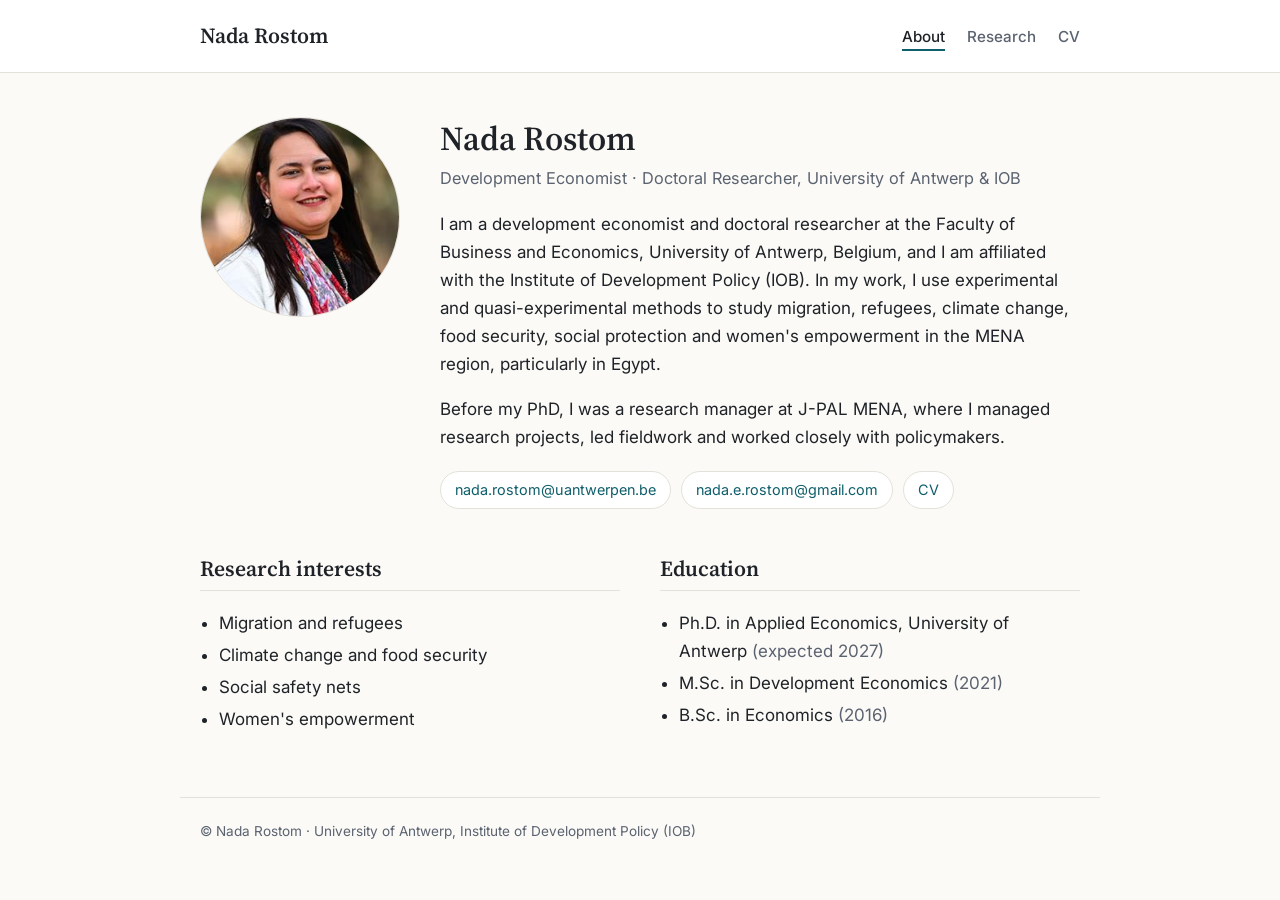
<file: index.html>
<!doctype html>
<html lang="en">
<head>
  <meta charset="utf-8">
  <meta name="viewport" content="width=device-width, initial-scale=1">
  <title>Nada Rostom | Development Economist, University of Antwerp</title>
  <meta name="description" content="Nada Rostom is a development economist and doctoral researcher at the University of Antwerp and IOB, working on migration, climate change, food security, social protection and women's empowerment in Egypt and the MENA region.">
  <meta name="author" content="Nada Rostom">
  <link rel="canonical" href="https://nadaerostom.github.io/">
  <meta property="og:type" content="profile">
  <meta property="og:title" content="Nada Rostom | Development Economist">
  <meta property="og:description" content="Doctoral researcher at the University of Antwerp (IOB) working on migration, climate change and social protection in Egypt and MENA.">
  <meta property="og:url" content="https://nadaerostom.github.io/">
  <meta property="og:image" content="https://nadaerostom.github.io/photo.jpg">
  <link rel="preconnect" href="https://fonts.googleapis.com">
  <link rel="preconnect" href="https://fonts.gstatic.com" crossorigin>
  <link href="https://fonts.googleapis.com/css2?family=Inter:wght@400;500;600&family=Source+Serif+4:wght@400;600&display=swap" rel="stylesheet">
  <link rel="stylesheet" href="style.css">
  <script type="application/ld+json">
  {
    "@context": "https://schema.org",
    "@type": "Person",
    "name": "Nada Rostom",
    "url": "https://nadaerostom.github.io/",
    "image": "https://nadaerostom.github.io/photo.jpg",
    "jobTitle": "Doctoral Researcher in Development Economics",
    "affiliation": [
      {"@type": "CollegeOrUniversity", "name": "University of Antwerp, Faculty of Business and Economics"},
      {"@type": "ResearchOrganization", "name": "Institute of Development Policy (IOB), University of Antwerp"}
    ],
    "alumniOf": {"@type": "Organization", "name": "J-PAL MENA"},
    "email": "mailto:nada.rostom@uantwerpen.be",
    "knowsAbout": ["Development economics", "Migration", "Refugees", "Climate change", "Food security", "Social safety nets", "Women's empowerment", "Randomized controlled trials", "Egypt", "Middle East and North Africa"]
  }
  </script>
</head>
<body>
  <header class="site-header">
    <nav class="nav" aria-label="Main">
      <a class="brand" href="./">Nada Rostom</a>
      <ul>
        <li><a href="./" aria-current="page">About</a></li>
        <li><a href="research.html">Research</a></li>
        <li><a href="cv.html">CV</a></li>
      </ul>
    </nav>
  </header>

  <main>
    <section class="hero">
      <img src="photo.jpg" alt="Portrait of Nada Rostom" width="200" height="200" onerror="this.closest('.hero').classList.add('no-photo');this.remove()">
      <div>
        <h1>Nada Rostom</h1>
        <p class="role">Development Economist · Doctoral Researcher, University of Antwerp &amp; IOB</p>
        <p>I am a development economist and doctoral researcher at the Faculty of Business and Economics, University of Antwerp, Belgium, and I am affiliated with the Institute of Development Policy (IOB). In my work, I use experimental and quasi-experimental methods to study migration, refugees, climate change, food security, social protection and women's empowerment in the MENA region, particularly in Egypt.</p>
        <p>Before my PhD, I was a research manager at J-PAL MENA, where I managed research projects, led fieldwork and worked closely with policymakers.</p>
        <ul class="contact-links">
          <li><a href="mailto:nada.rostom@uantwerpen.be">nada.rostom@uantwerpen.be</a></li>
          <li><a href="mailto:nada.e.rostom@gmail.com">nada.e.rostom@gmail.com</a></li>
          <li><a href="cv.html">CV</a></li>
          <!-- Add your real profile links, e.g.:
          <li><a href="https://www.linkedin.com/in/YOUR-PROFILE">LinkedIn</a></li>
          <li><a href="https://scholar.google.com/citations?user=YOUR-ID">Google Scholar</a></li>
          <li><a href="https://x.com/YOUR-HANDLE">X / Twitter</a></li>
          -->
        </ul>
      </div>
    </section>

    <div class="two-col">
      <section>
        <h2>Research interests</h2>
        <ul class="plain-list">
          <li>Migration and refugees</li>
          <li>Climate change and food security</li>
          <li>Social safety nets</li>
          <li>Women's empowerment</li>
        </ul>
      </section>
      <section>
        <h2>Education</h2>
        <ul class="plain-list">
          <li>Ph.D. in Applied Economics, University of Antwerp <span class="muted">(expected 2027)</span></li>
          <li>M.Sc. in Development Economics <span class="muted">(2021)</span></li>
          <li>B.Sc. in Economics <span class="muted">(2016)</span></li>
        </ul>
      </section>
    </div>
  </main>

  <footer>© Nada Rostom · University of Antwerp, Institute of Development Policy (IOB)</footer>
</body>
</html>
</file>
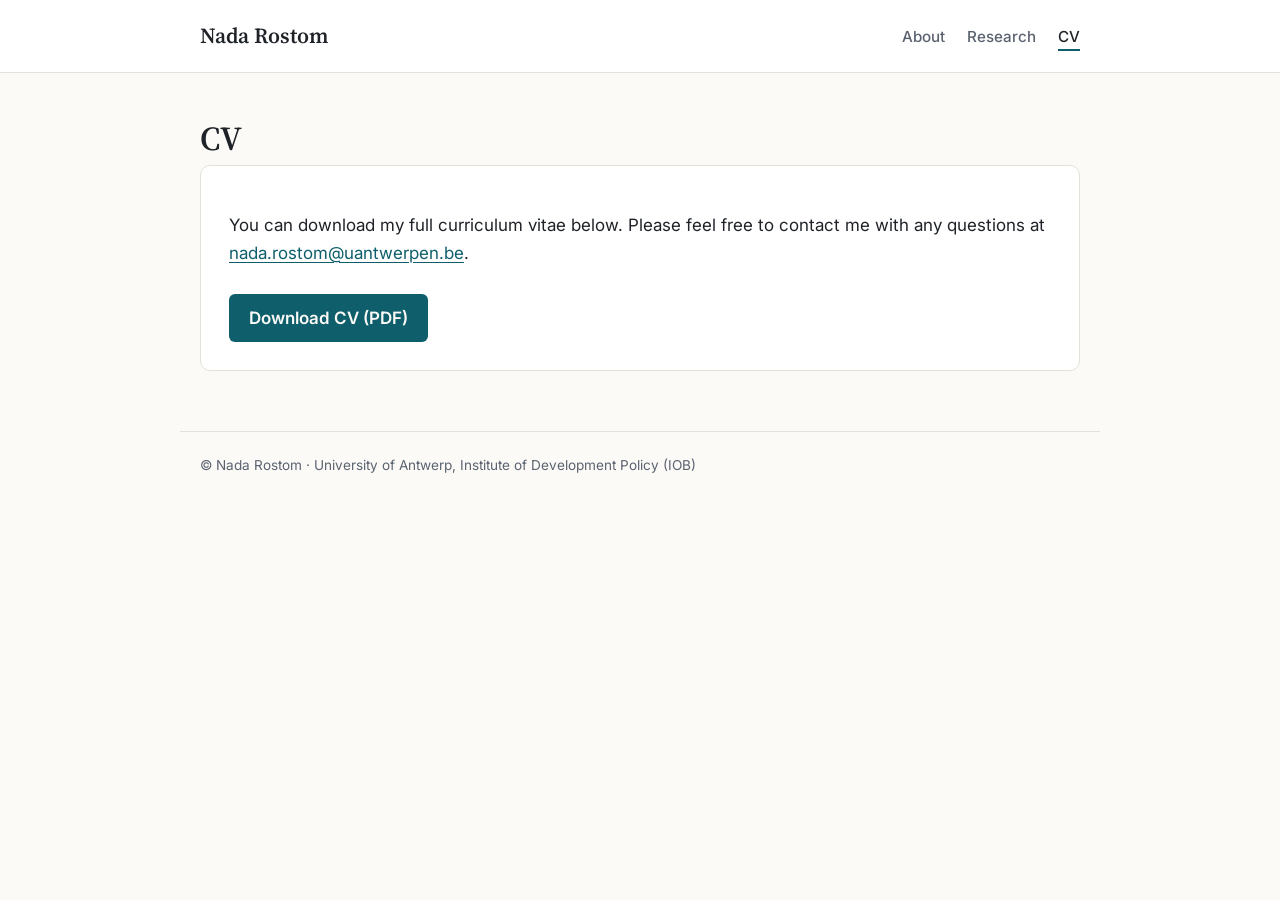
<file: cv.html>
<!doctype html>
<html lang="en">
<head>
  <meta charset="utf-8">
  <meta name="viewport" content="width=device-width, initial-scale=1">
  <title>CV | Nada Rostom</title>
  <meta name="description" content="Curriculum vitae of Nada Rostom, development economist and doctoral researcher at the University of Antwerp and IOB, formerly research manager at J-PAL MENA.">
  <meta name="author" content="Nada Rostom">
  <link rel="canonical" href="https://nadaerostom.github.io/cv.html">
  <link rel="preconnect" href="https://fonts.googleapis.com">
  <link rel="preconnect" href="https://fonts.gstatic.com" crossorigin>
  <link href="https://fonts.googleapis.com/css2?family=Inter:wght@400;500;600&family=Source+Serif+4:wght@400;600&display=swap" rel="stylesheet">
  <link rel="stylesheet" href="style.css">
</head>
<body>
  <header class="site-header">
    <nav class="nav" aria-label="Main">
      <a class="brand" href="./">Nada Rostom</a>
      <ul>
        <li><a href="./">About</a></li>
        <li><a href="research.html">Research</a></li>
        <li><a href="cv.html" aria-current="page">CV</a></li>
      </ul>
    </nav>
  </header>

  <main>
    <h1>CV</h1>
    <div class="cv-box">
      <p>You can download my full curriculum vitae below. Please feel free to contact me with any questions at <a href="mailto:nada.rostom@uantwerpen.be">nada.rostom@uantwerpen.be</a>.</p>
      <!-- Best: put your CV in this folder as Nada_Rostom_CV.pdf and change the link below to href="Nada_Rostom_CV.pdf" -->
      <a class="button" href="https://www.dropbox.com/scl/fi/ok6prcyuqw6p56wj4eowz/Nada_Rostom_CV.pdf?rlkey=hzm3c1njbvv8b60rgks82q7wr&amp;st=y7v7asuz&amp;dl=0">Download CV (PDF)</a>
    </div>
  </main>

  <footer>© Nada Rostom · University of Antwerp, Institute of Development Policy (IOB)</footer>
</body>
</html>
</file>
<file: style.css>
:root {
  --bg: #fbfaf7;
  --surface: #ffffff;
  --text: #1f2328;
  --muted: #5b6370;
  --accent: #0f5e6b;
  --accent-soft: #e3eff0;
  --border: #e4e1da;
  --serif: "Source Serif 4", Georgia, "Times New Roman", serif;
  --sans: "Inter", -apple-system, BlinkMacSystemFont, "Segoe UI", Roboto, sans-serif;
}
@media (prefers-color-scheme: dark) {
  :root {
    --bg: #14171a;
    --surface: #1b1f23;
    --text: #e6e6e3;
    --muted: #a0a7b0;
    --accent: #6cc3cf;
    --accent-soft: #1d3236;
    --border: #2c3238;
  }
}
* { box-sizing: border-box; }
html { -webkit-text-size-adjust: 100%; }
body {
  margin: 0;
  background: var(--bg);
  color: var(--text);
  font-family: var(--sans);
  font-size: 17px;
  line-height: 1.65;
}
a { color: var(--accent); text-decoration-thickness: 1px; text-underline-offset: 3px; }
a:hover { text-decoration-thickness: 2px; }

/* Header / nav */
.site-header {
  border-bottom: 1px solid var(--border);
  background: var(--surface);
}
.nav {
  max-width: 920px;
  margin: 0 auto;
  padding: 18px 20px;
  display: flex;
  align-items: center;
  justify-content: space-between;
  gap: 16px;
  flex-wrap: wrap;
}
.brand {
  font-family: var(--serif);
  font-size: 1.35rem;
  font-weight: 600;
  color: var(--text);
  text-decoration: none;
}
.nav ul { list-style: none; margin: 0; padding: 0; display: flex; gap: 22px; }
.nav ul a {
  color: var(--muted);
  text-decoration: none;
  font-size: 0.95rem;
  font-weight: 500;
  padding-bottom: 3px;
  border-bottom: 2px solid transparent;
}
.nav ul a:hover { color: var(--text); }
.nav ul a[aria-current="page"] { color: var(--text); border-bottom-color: var(--accent); }

main { max-width: 920px; margin: 0 auto; padding: 44px 20px 60px; }

h1, h2, h3 { font-family: var(--serif); line-height: 1.25; font-weight: 600; }
h1 { font-size: 2.1rem; margin: 0 0 6px; }
h2 {
  font-size: 1.35rem;
  margin: 46px 0 18px;
  padding-bottom: 8px;
  border-bottom: 1px solid var(--border);
}
h3 { font-size: 1.08rem; margin: 0 0 4px; }

/* Hero on About page */
.hero { display: grid; grid-template-columns: 200px 1fr; gap: 40px; align-items: start; }
.hero img {
  width: 200px; height: 200px; object-fit: cover; border-radius: 50%;
  border: 1px solid var(--border); background: var(--accent-soft);
}
.hero.no-photo { grid-template-columns: 1fr; }
.role { color: var(--muted); font-size: 1.02rem; margin: 0 0 18px; }
.contact-links { display: flex; flex-wrap: wrap; gap: 10px; margin: 20px 0 0; padding: 0; list-style: none; }
.contact-links a {
  display: inline-block;
  padding: 6px 14px;
  border: 1px solid var(--border);
  border-radius: 999px;
  font-size: 0.9rem;
  text-decoration: none;
  background: var(--surface);
}
.contact-links a:hover { border-color: var(--accent); }

.two-col { display: grid; grid-template-columns: 1fr 1fr; gap: 40px; }
.plain-list { margin: 0; padding-left: 1.1em; }
.plain-list li { margin-bottom: 4px; }
.muted { color: var(--muted); }

/* Papers */
.paper { margin: 0 0 26px; }
.paper .authors { color: var(--muted); font-size: 0.95rem; margin: 0; }
.paper .venue { font-size: 0.95rem; margin: 2px 0 6px; }
.paper .venue em { font-style: italic; }
.paper details summary {
  cursor: pointer;
  font-size: 0.88rem;
  color: var(--accent);
  font-weight: 500;
  list-style: none;
  display: inline-block;
}
.paper details summary::-webkit-details-marker { display: none; }
.paper details summary::before { content: "+ "; }
.paper details[open] summary::before { content: "− "; }
.paper details p {
  font-size: 0.95rem;
  margin: 8px 0 0;
  padding: 12px 16px;
  background: var(--surface);
  border-left: 3px solid var(--accent);
  border-radius: 0 6px 6px 0;
}
.tag {
  display: inline-block;
  font-size: 0.75rem;
  font-weight: 600;
  letter-spacing: 0.02em;
  padding: 1px 8px;
  border-radius: 4px;
  background: var(--accent-soft);
  color: var(--accent);
  margin-left: 6px;
  vertical-align: 2px;
}
.section-note { margin: -6px 0 20px; font-size: 0.95rem; }
h3.subhead { font-family: var(--sans); font-size: 0.8rem; font-weight: 600; text-transform: uppercase; letter-spacing: 0.08em; color: var(--muted); margin: 28px 0 14px; }

figure { margin: 0 0 10px; }
figure img { width: 100%; border-radius: 8px; display: block; }
figcaption { font-size: 0.85rem; color: var(--muted); margin-top: 6px; }

.cv-box {
  background: var(--surface);
  border: 1px solid var(--border);
  border-radius: 10px;
  padding: 28px;
}
.button {
  display: inline-block;
  background: var(--accent);
  color: var(--bg);
  padding: 10px 20px;
  border-radius: 6px;
  text-decoration: none;
  font-weight: 600;
  margin-top: 10px;
}

footer {
  border-top: 1px solid var(--border);
  max-width: 920px;
  margin: 0 auto;
  padding: 22px 20px 40px;
  font-size: 0.85rem;
  color: var(--muted);
}

@media (max-width: 680px) {
  body { font-size: 16px; }
  main { padding: 30px 16px 48px; }
  .nav { padding: 14px 16px; }
  .hero { grid-template-columns: 1fr; gap: 20px; }
  .hero img { width: 140px; height: 140px; }
  .two-col { grid-template-columns: 1fr; gap: 0; }
  h1 { font-size: 1.75rem; }
}
</file>
